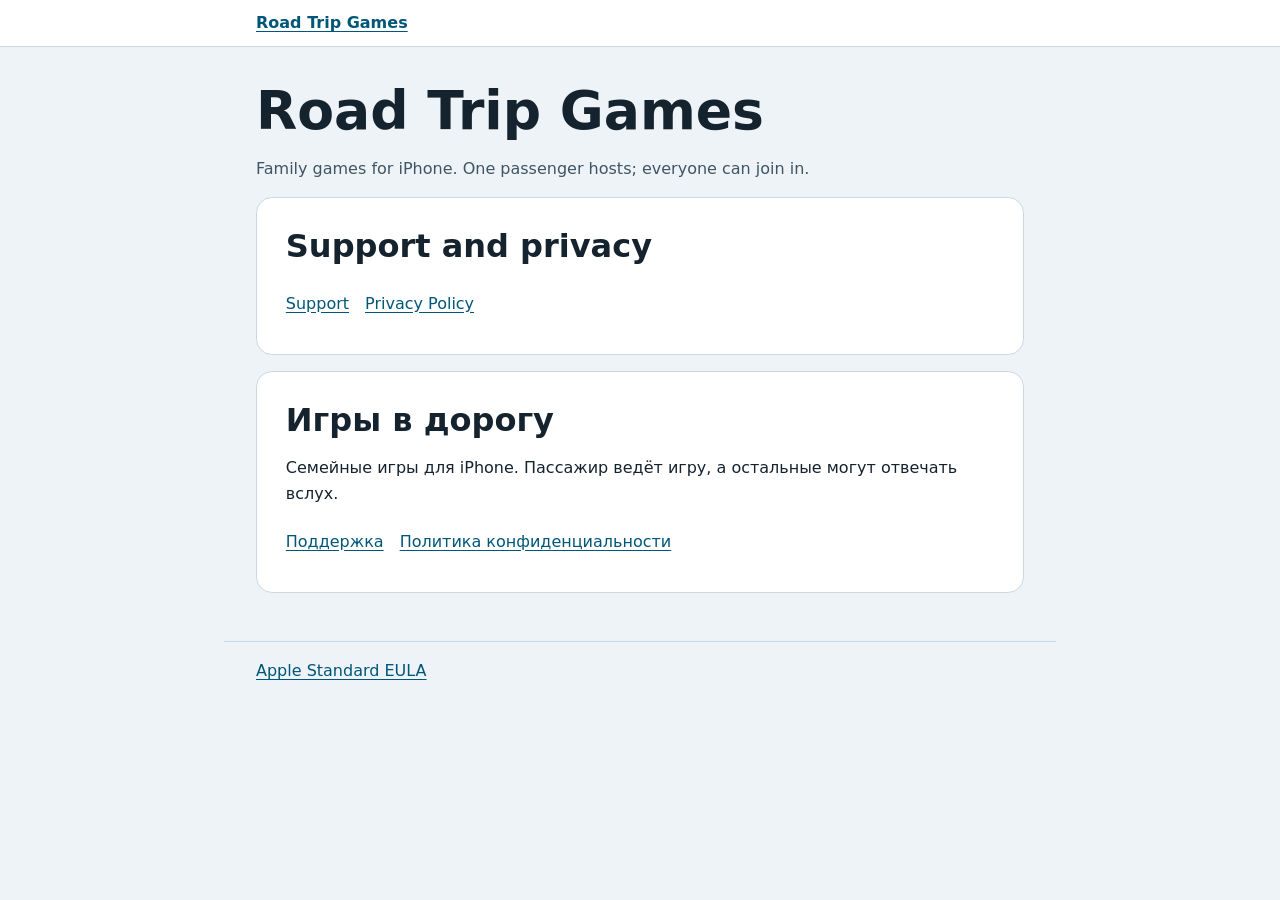
<file: index.html>
<!doctype html>
<html lang="en">
<head>
  <meta charset="utf-8">
  <meta name="viewport" content="width=device-width, initial-scale=1">
  <title>Road Trip Games · Support and privacy</title>
  <link rel="stylesheet" href="style.css">
</head>
<body>
  <a class="skip" href="#main">Skip to content</a>
  <header class="site-header">
    <div class="shell"><a class="brand" href="index.html" aria-current="page">Road Trip Games</a></div>
  </header>
  <main id="main" class="shell">
    <h1>Road Trip Games</h1>
    <p class="lead">Family games for iPhone. One passenger hosts; everyone can join in.</p>
    <section class="card" lang="en" aria-labelledby="en-title">
      <h2 id="en-title">Support and privacy</h2>
      <nav aria-label="English pages">
        <a href="support.html#en">Support</a>
        <a href="privacy.html#en">Privacy Policy</a>
      </nav>
    </section>
    <section class="card" lang="ru" aria-labelledby="ru-title">
      <h2 id="ru-title">Игры в дорогу</h2>
      <p>Семейные игры для iPhone. Пассажир ведёт игру, а остальные могут отвечать вслух.</p>
      <nav aria-label="Страницы на русском">
        <a href="support.html#ru">Поддержка</a>
        <a href="privacy.html#ru">Политика конфиденциальности</a>
      </nav>
    </section>
  </main>
  <footer class="shell">
    <a href="https://www.apple.com/legal/internet-services/itunes/dev/stdeula/" rel="noreferrer">Apple Standard EULA</a>
  </footer>
</body>
</html>
</file>
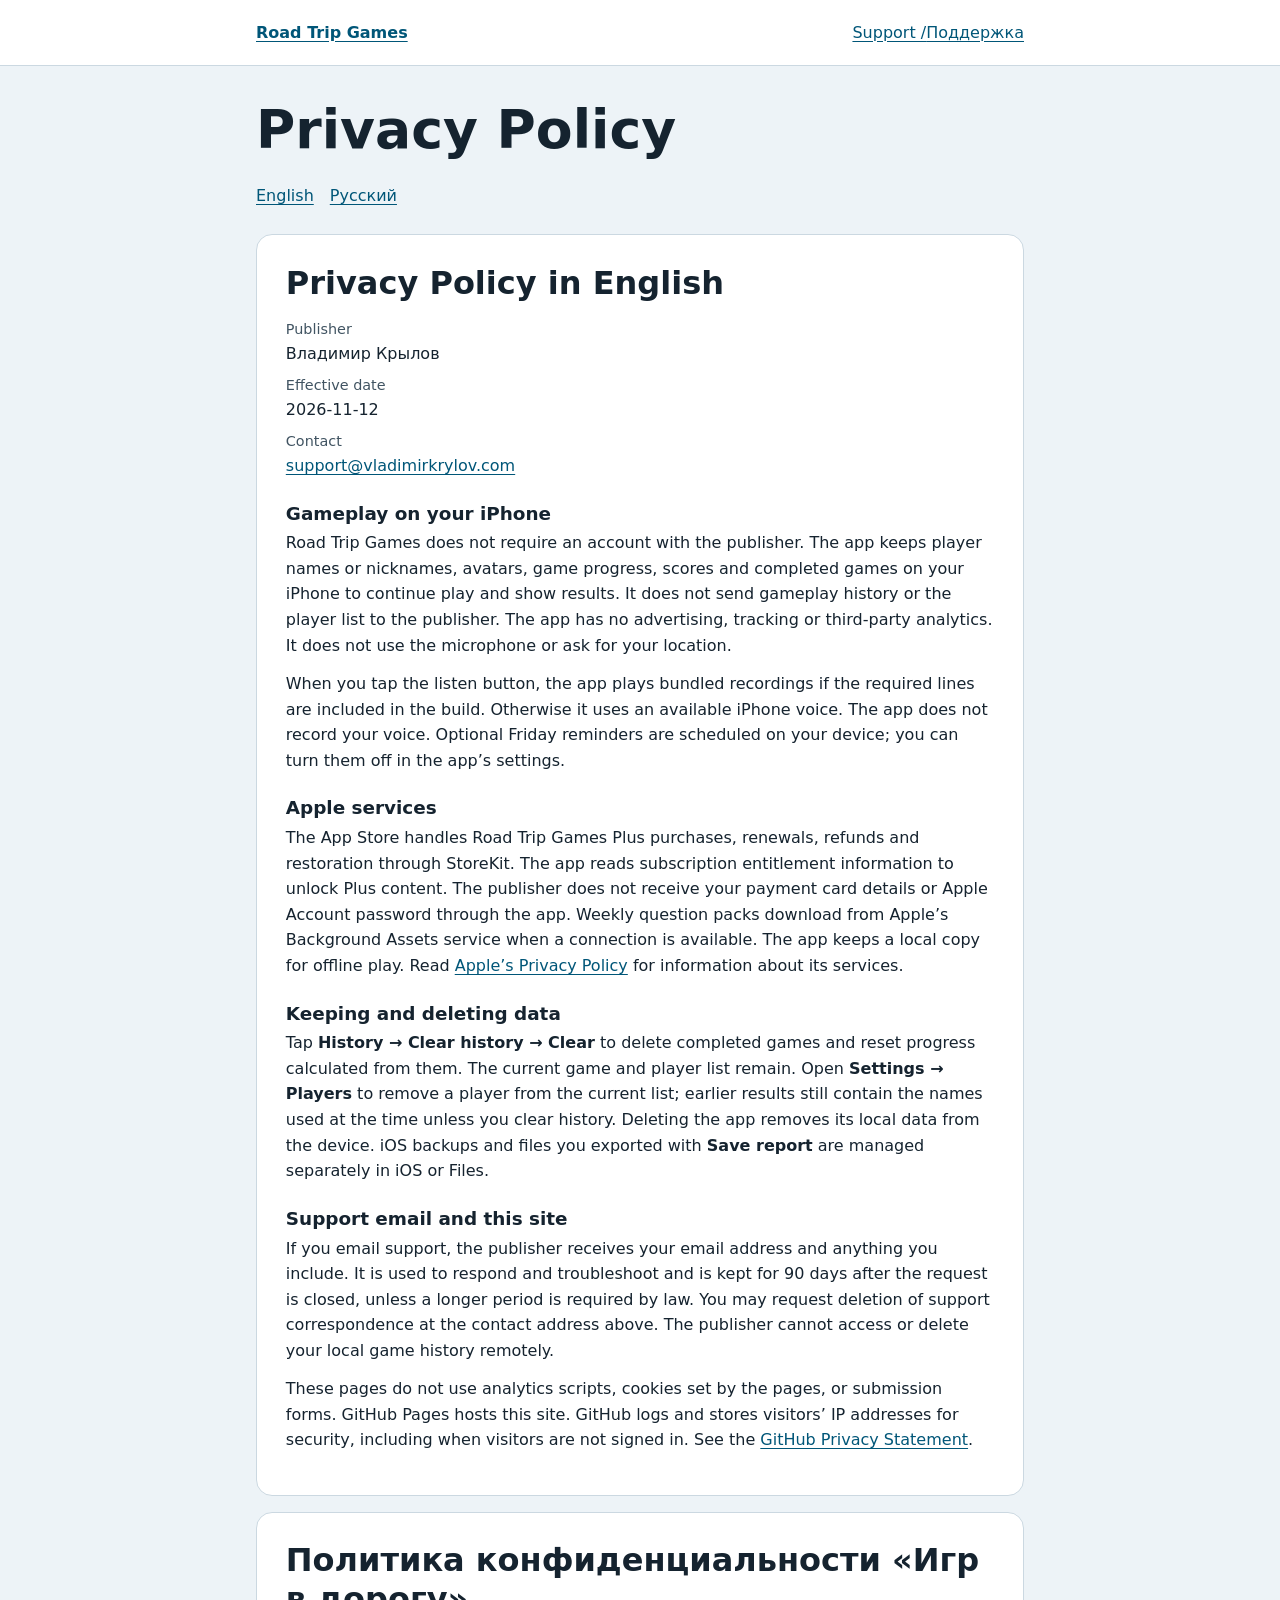
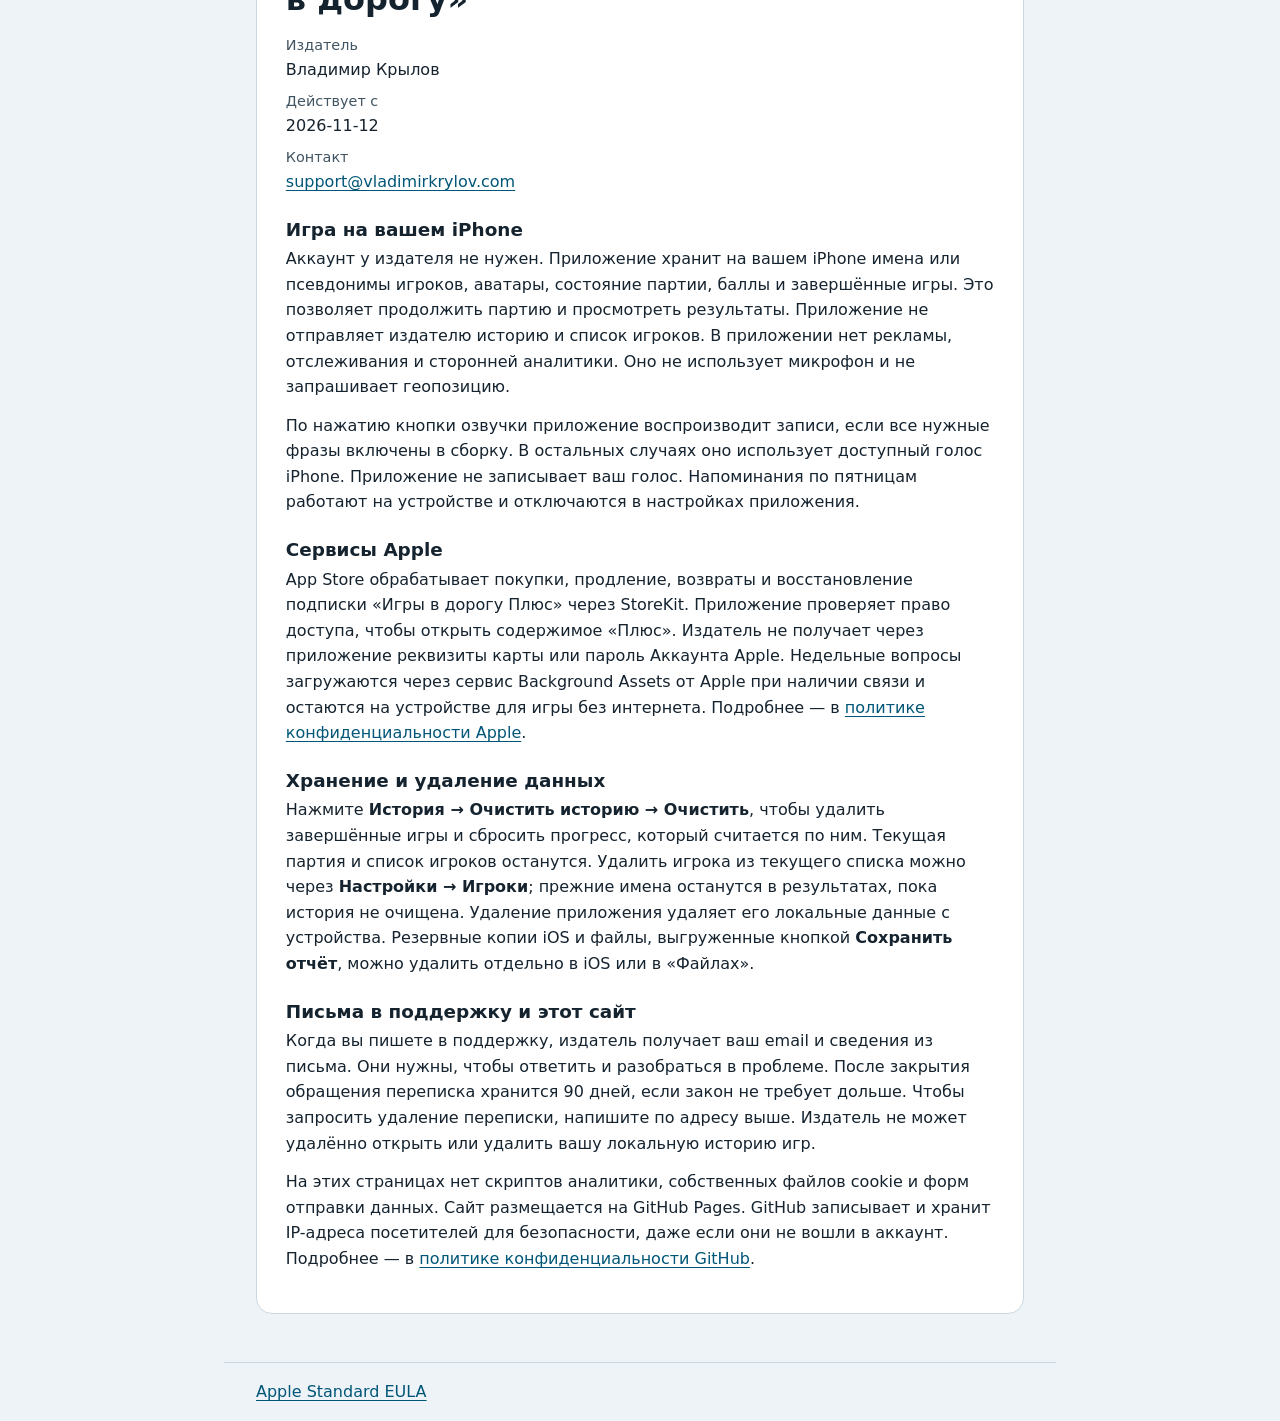
<file: privacy.html>
<!doctype html>
<html lang="en">
<head>
  <meta charset="utf-8">
  <meta name="viewport" content="width=device-width, initial-scale=1">
  <title>Privacy Policy · Road Trip Games</title>
  <link rel="stylesheet" href="style.css">
</head>
<body>
  <a class="skip" href="#main">Skip to content</a>
  <header class="site-header">
    <div class="shell">
      <a class="brand" href="index.html">Road Trip Games</a>
      <nav aria-label="Site"><a href="support.html">Support / <span lang="ru">Поддержка</span></a></nav>
    </div>
  </header>
  <main id="main" class="shell">
    <h1>Privacy Policy</h1>
    <nav class="language" aria-label="Language">
      <a href="#en" lang="en">English</a>
      <a href="#ru" lang="ru">Русский</a>
    </nav>

    <section id="en" class="card" lang="en" aria-labelledby="en-title">
      <h2 id="en-title">Privacy Policy in English</h2>
      <dl>
        <dt>Publisher</dt><dd>Владимир Крылов</dd>
        <dt>Effective date</dt><dd>2026-11-12</dd>
        <dt>Contact</dt><dd><a href="mailto:support@vladimirkrylov.com">support@vladimirkrylov.com</a></dd>
      </dl>
      <h3>Gameplay on your iPhone</h3>
      <p>Road Trip Games does not require an account with the publisher. The app keeps player names or nicknames, avatars, game progress, scores and completed games on your iPhone to continue play and show results. It does not send gameplay history or the player list to the publisher. The app has no advertising, tracking or third-party analytics. It does not use the microphone or ask for your location.</p>
      <p>When you tap the listen button, the app plays bundled recordings if the required lines are included in the build. Otherwise it uses an available iPhone voice. The app does not record your voice. Optional Friday reminders are scheduled on your device; you can turn them off in the app’s settings.</p>
      <h3>Apple services</h3>
      <p>The App Store handles Road Trip Games Plus purchases, renewals, refunds and restoration through StoreKit. The app reads subscription entitlement information to unlock Plus content. The publisher does not receive your payment card details or Apple Account password through the app. Weekly question packs download from Apple’s Background Assets service when a connection is available. The app keeps a local copy for offline play. Read <a href="https://www.apple.com/legal/privacy/" rel="noreferrer">Apple’s Privacy Policy</a> for information about its services.</p>
      <h3>Keeping and deleting data</h3>
      <p>Tap <strong>History → Clear history → Clear</strong> to delete completed games and reset progress calculated from them. The current game and player list remain. Open <strong>Settings → Players</strong> to remove a player from the current list; earlier results still contain the names used at the time unless you clear history. Deleting the app removes its local data from the device. iOS backups and files you exported with <strong>Save report</strong> are managed separately in iOS or Files.</p>
      <h3>Support email and this site</h3>
      <p>If you email support, the publisher receives your email address and anything you include. It is used to respond and troubleshoot and is kept for 90 days after the request is closed, unless a longer period is required by law. You may request deletion of support correspondence at the contact address above. The publisher cannot access or delete your local game history remotely.</p>
      <p>These pages do not use analytics scripts, cookies set by the pages, or submission forms. GitHub Pages hosts this site. GitHub logs and stores visitors’ IP addresses for security, including when visitors are not signed in. See the <a href="https://docs.github.com/en/site-policy/privacy-policies/github-general-privacy-statement" rel="noreferrer">GitHub Privacy Statement</a>.</p>
    </section>

    <section id="ru" class="card" lang="ru" aria-labelledby="ru-title">
      <h2 id="ru-title">Политика конфиденциальности «Игр в дорогу»</h2>
      <dl>
        <dt>Издатель</dt><dd>Владимир Крылов</dd>
        <dt>Действует с</dt><dd>2026-11-12</dd>
        <dt>Контакт</dt><dd><a href="mailto:support@vladimirkrylov.com">support@vladimirkrylov.com</a></dd>
      </dl>
      <h3>Игра на вашем iPhone</h3>
      <p>Аккаунт у издателя не нужен. Приложение хранит на вашем iPhone имена или псевдонимы игроков, аватары, состояние партии, баллы и завершённые игры. Это позволяет продолжить партию и просмотреть результаты. Приложение не отправляет издателю историю и список игроков. В приложении нет рекламы, отслеживания и сторонней аналитики. Оно не использует микрофон и не запрашивает геопозицию.</p>
      <p>По нажатию кнопки озвучки приложение воспроизводит записи, если все нужные фразы включены в сборку. В остальных случаях оно использует доступный голос iPhone. Приложение не записывает ваш голос. Напоминания по пятницам работают на устройстве и отключаются в настройках приложения.</p>
      <h3>Сервисы Apple</h3>
      <p>App Store обрабатывает покупки, продление, возвраты и восстановление подписки «Игры в дорогу Плюс» через StoreKit. Приложение проверяет право доступа, чтобы открыть содержимое «Плюс». Издатель не получает через приложение реквизиты карты или пароль Аккаунта Apple. Недельные вопросы загружаются через сервис Background Assets от Apple при наличии связи и остаются на устройстве для игры без интернета. Подробнее — в <a href="https://www.apple.com/legal/privacy/" rel="noreferrer">политике конфиденциальности Apple</a>.</p>
      <h3>Хранение и удаление данных</h3>
      <p>Нажмите <strong>История → Очистить историю → Очистить</strong>, чтобы удалить завершённые игры и сбросить прогресс, который считается по ним. Текущая партия и список игроков останутся. Удалить игрока из текущего списка можно через <strong>Настройки → Игроки</strong>; прежние имена останутся в результатах, пока история не очищена. Удаление приложения удаляет его локальные данные с устройства. Резервные копии iOS и файлы, выгруженные кнопкой <strong>Сохранить отчёт</strong>, можно удалить отдельно в iOS или в «Файлах».</p>
      <h3>Письма в поддержку и этот сайт</h3>
      <p>Когда вы пишете в поддержку, издатель получает ваш email и сведения из письма. Они нужны, чтобы ответить и разобраться в проблеме. После закрытия обращения переписка хранится 90 дней, если закон не требует дольше. Чтобы запросить удаление переписки, напишите по адресу выше. Издатель не может удалённо открыть или удалить вашу локальную историю игр.</p>
      <p>На этих страницах нет скриптов аналитики, собственных файлов cookie и форм отправки данных. Сайт размещается на GitHub Pages. GitHub записывает и хранит IP-адреса посетителей для безопасности, даже если они не вошли в аккаунт. Подробнее — в <a href="https://docs.github.com/en/site-policy/privacy-policies/github-general-privacy-statement" rel="noreferrer">политике конфиденциальности GitHub</a>.</p>
    </section>
  </main>
  <footer class="shell">
    <a href="https://www.apple.com/legal/internet-services/itunes/dev/stdeula/" rel="noreferrer">Apple Standard EULA</a>
  </footer>
</body>
</html>
</file>
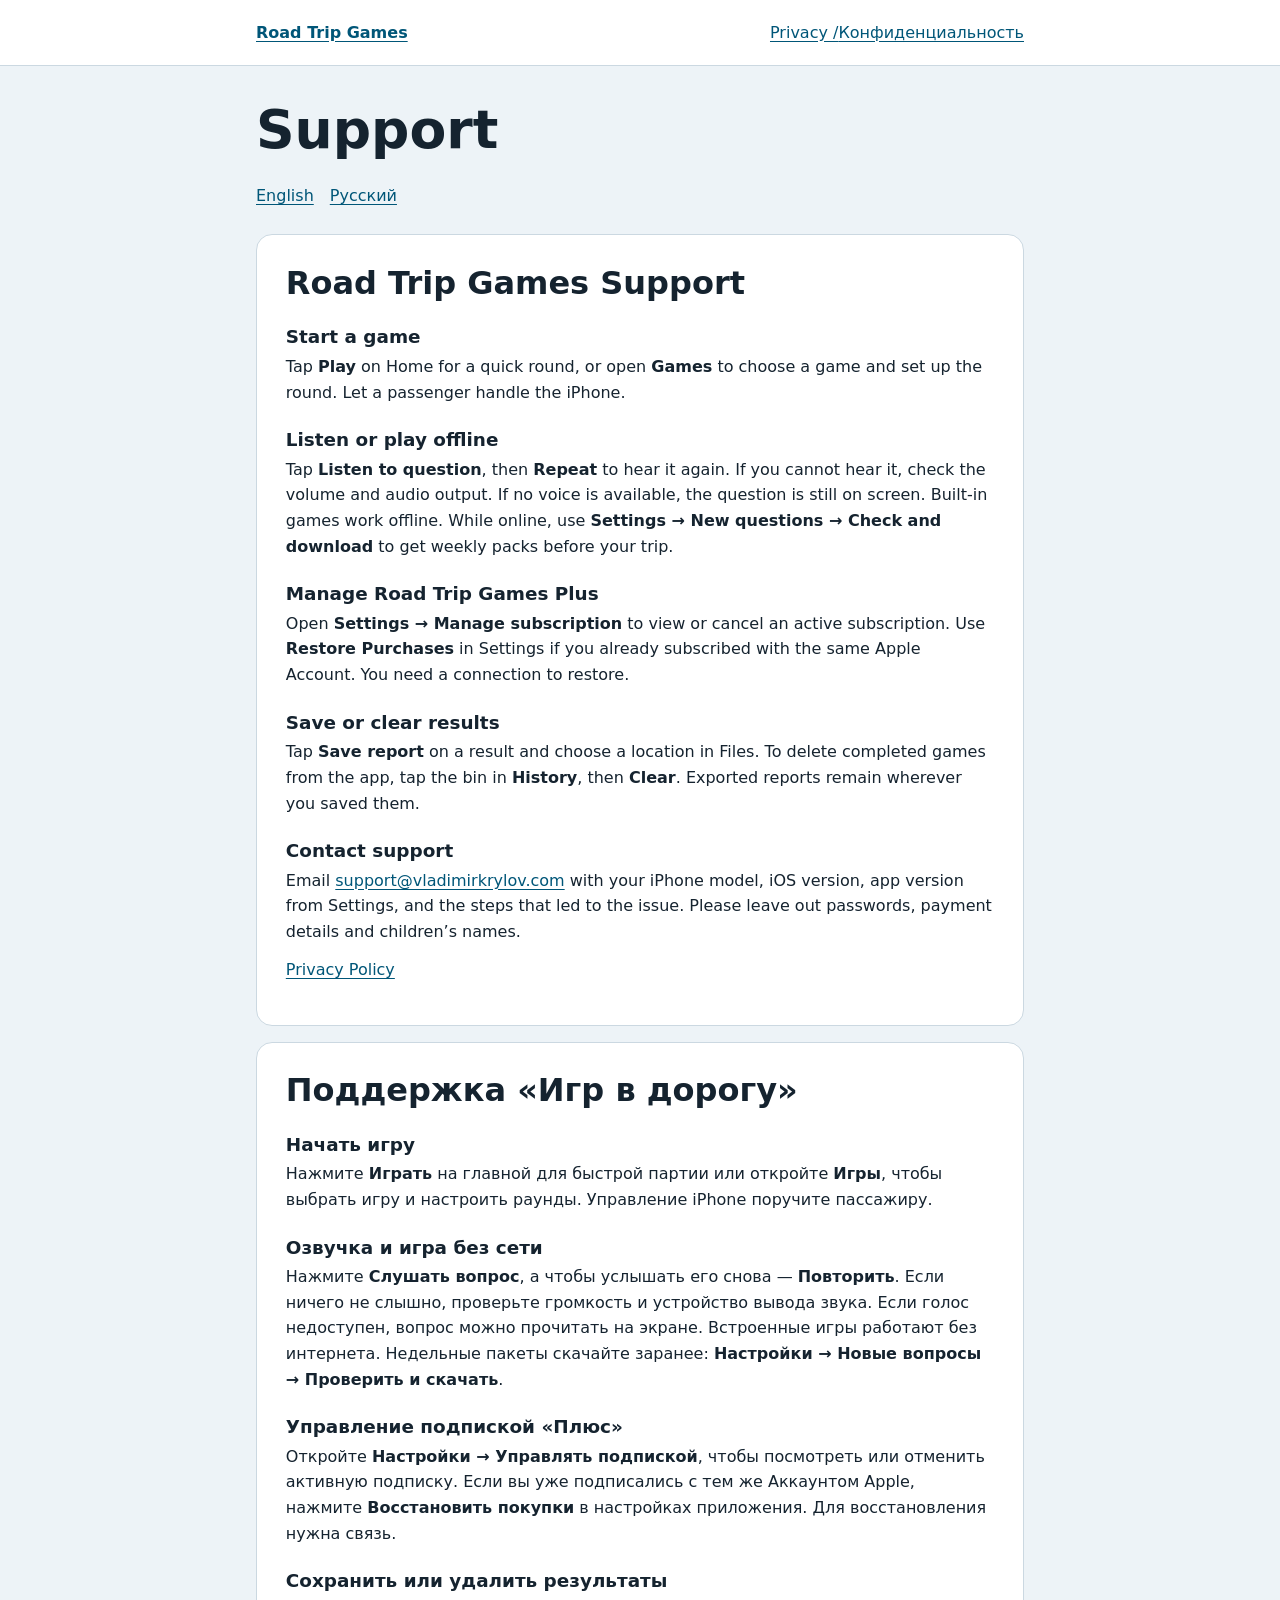
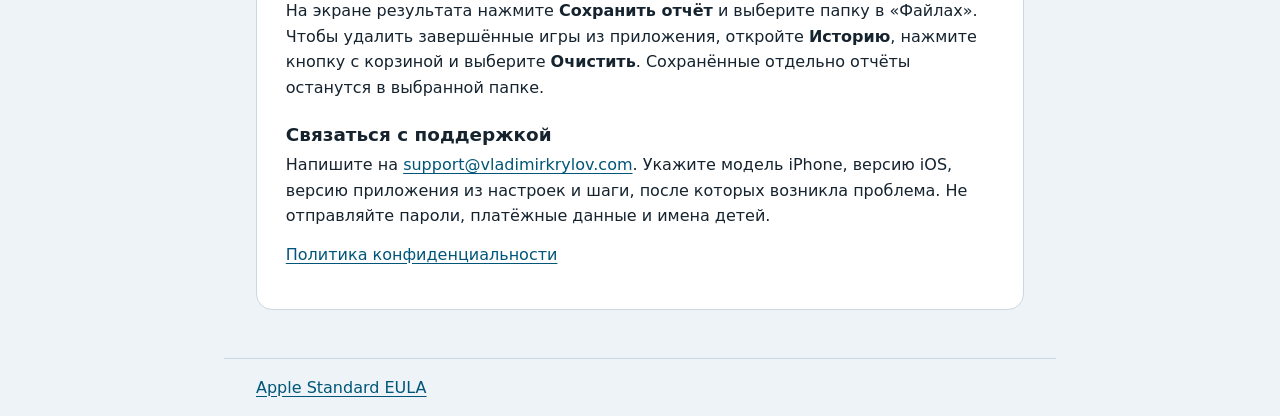
<file: support.html>
<!doctype html>
<html lang="en">
<head>
  <meta charset="utf-8">
  <meta name="viewport" content="width=device-width, initial-scale=1">
  <title>Support · Road Trip Games</title>
  <link rel="stylesheet" href="style.css">
</head>
<body>
  <a class="skip" href="#main">Skip to content</a>
  <header class="site-header">
    <div class="shell">
      <a class="brand" href="index.html">Road Trip Games</a>
      <nav aria-label="Site"><a href="privacy.html">Privacy / <span lang="ru">Конфиденциальность</span></a></nav>
    </div>
  </header>
  <main id="main" class="shell">
    <h1>Support</h1>
    <nav class="language" aria-label="Language">
      <a href="#en" lang="en">English</a>
      <a href="#ru" lang="ru">Русский</a>
    </nav>

    <section id="en" class="card" lang="en" aria-labelledby="en-title">
      <h2 id="en-title">Road Trip Games Support</h2>
      <h3>Start a game</h3>
      <p>Tap <strong>Play</strong> on Home for a quick round, or open <strong>Games</strong> to choose a game and set up the round. Let a passenger handle the iPhone.</p>
      <h3>Listen or play offline</h3>
      <p>Tap <strong>Listen to question</strong>, then <strong>Repeat</strong> to hear it again. If you cannot hear it, check the volume and audio output. If no voice is available, the question is still on screen. Built-in games work offline. While online, use <strong>Settings → New questions → Check and download</strong> to get weekly packs before your trip.</p>
      <h3>Manage Road Trip Games Plus</h3>
      <p>Open <strong>Settings → Manage subscription</strong> to view or cancel an active subscription. Use <strong>Restore Purchases</strong> in Settings if you already subscribed with the same Apple Account. You need a connection to restore.</p>
      <h3>Save or clear results</h3>
      <p>Tap <strong>Save report</strong> on a result and choose a location in Files. To delete completed games from the app, tap the bin in <strong>History</strong>, then <strong>Clear</strong>. Exported reports remain wherever you saved them.</p>
      <h3>Contact support</h3>
      <p>Email <a href="mailto:support@vladimirkrylov.com">support@vladimirkrylov.com</a> with your iPhone model, iOS version, app version from Settings, and the steps that led to the issue. Please leave out passwords, payment details and children’s names.</p>
      <p><a href="privacy.html#en">Privacy Policy</a></p>
    </section>

    <section id="ru" class="card" lang="ru" aria-labelledby="ru-title">
      <h2 id="ru-title">Поддержка «Игр в дорогу»</h2>
      <h3>Начать игру</h3>
      <p>Нажмите <strong>Играть</strong> на главной для быстрой партии или откройте <strong>Игры</strong>, чтобы выбрать игру и настроить раунды. Управление iPhone поручите пассажиру.</p>
      <h3>Озвучка и игра без сети</h3>
      <p>Нажмите <strong>Слушать вопрос</strong>, а чтобы услышать его снова — <strong>Повторить</strong>. Если ничего не слышно, проверьте громкость и устройство вывода звука. Если голос недоступен, вопрос можно прочитать на экране. Встроенные игры работают без интернета. Недельные пакеты скачайте заранее: <strong>Настройки → Новые вопросы → Проверить и скачать</strong>.</p>
      <h3>Управление подпиской «Плюс»</h3>
      <p>Откройте <strong>Настройки → Управлять подпиской</strong>, чтобы посмотреть или отменить активную подписку. Если вы уже подписались с тем же Аккаунтом Apple, нажмите <strong>Восстановить покупки</strong> в настройках приложения. Для восстановления нужна связь.</p>
      <h3>Сохранить или удалить результаты</h3>
      <p>На экране результата нажмите <strong>Сохранить отчёт</strong> и выберите папку в «Файлах». Чтобы удалить завершённые игры из приложения, откройте <strong>Историю</strong>, нажмите кнопку с корзиной и выберите <strong>Очистить</strong>. Сохранённые отдельно отчёты останутся в выбранной папке.</p>
      <h3>Связаться с поддержкой</h3>
      <p>Напишите на <a href="mailto:support@vladimirkrylov.com">support@vladimirkrylov.com</a>. Укажите модель iPhone, версию iOS, версию приложения из настроек и шаги, после которых возникла проблема. Не отправляйте пароли, платёжные данные и имена детей.</p>
      <p><a href="privacy.html#ru">Политика конфиденциальности</a></p>
    </section>
  </main>
  <footer class="shell">
    <a href="https://www.apple.com/legal/internet-services/itunes/dev/stdeula/" rel="noreferrer">Apple Standard EULA</a>
  </footer>
</body>
</html>
</file>
<file: style.css>
:root {
  color-scheme: light dark;
  --bg: #edf3f7;
  --paper: #fff;
  --ink: #15232f;
  --muted: #415462;
  --link: #005678;
  --line: #cbd8e1;
  --notice: #fff2d7;
  --notice-ink: #563c13;
  font: 100%/1.6 system-ui, sans-serif;
}
@media (prefers-color-scheme: dark) {
  :root {
    --bg: #111b24;
    --paper: #1a2834;
    --ink: #f4f8fb;
    --muted: #bfcdd7;
    --link: #a8e2ff;
    --line: #405465;
    --notice: #382b16;
    --notice-ink: #ffe4ad;
  }
}
* { box-sizing: border-box; }
body { margin: 0; background: var(--bg); color: var(--ink); overflow-wrap: anywhere; }
a { color: var(--link); text-underline-offset: .19em; }
a:focus-visible { outline: .18rem solid var(--link); outline-offset: .18rem; border-radius: .2rem; }
.skip { position: absolute; inset-inline-start: 1rem; inset-block-start: -6rem; padding: .5rem; background: var(--paper); }
.skip:focus { inset-block-start: 1rem; z-index: 1; }
.shell { max-inline-size: 52rem; margin-inline: auto; padding-inline: clamp(1rem, 4vw, 2rem); }
.site-header { border-block-end: 1px solid var(--line); background: var(--paper); }
.site-header .shell { padding-block: .65rem; display: flex; gap: .25rem 1rem; flex-wrap: wrap; align-items: center; justify-content: space-between; }
.brand { font-weight: 780; }
nav { display: flex; flex-wrap: wrap; gap: .15rem 1rem; }
nav a { display: inline-flex; align-items: center; min-block-size: 2.75rem; }
main { padding-block: 2rem; }
h1, h2, h3 { line-height: 1.2; }
h1 { font-size: clamp(2rem, 6vw, 3.35rem); margin: 0 0 .75rem; }
h2 { font-size: clamp(1.4rem, 4vw, 2rem); margin: 0 0 1rem; }
h3 { font-size: 1.15rem; margin: 1.5rem 0 .35rem; }
p { margin: 0 0 .8rem; }
.notice { border-radius: .65rem; padding: .65rem 1rem; background: var(--notice); color: var(--notice-ink); }
.lead, footer, dt { color: var(--muted); }
.language { margin-block: .55rem 1rem; }
.card { background: var(--paper); border: 1px solid var(--line); border-radius: 1rem; padding: clamp(1rem, 4vw, 1.8rem); margin-block: 1rem; }
.card:target { outline: 2px solid var(--link); outline-offset: 3px; }
dt { font-size: .9rem; }
dd { margin: 0 0 .45rem; }
footer { border-block-start: 1px solid var(--line); padding-block: 1rem; }
</file>
